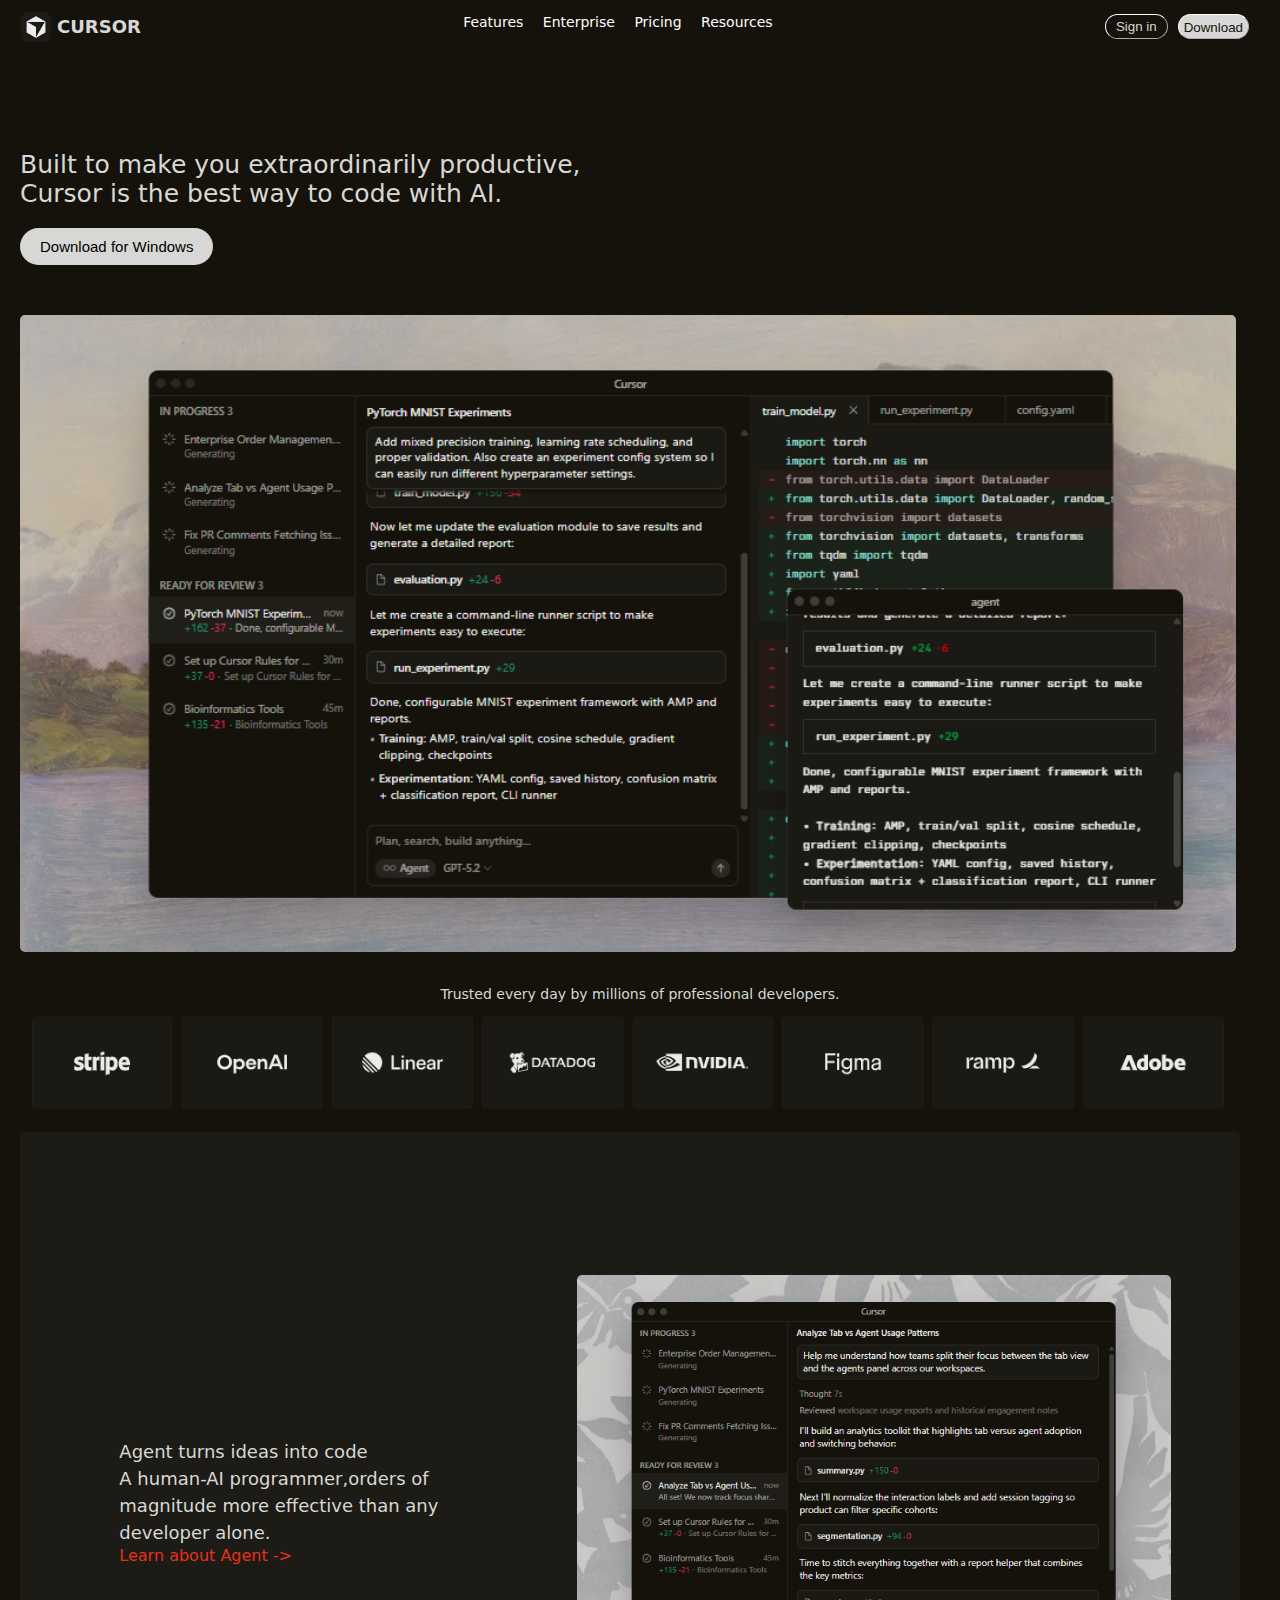
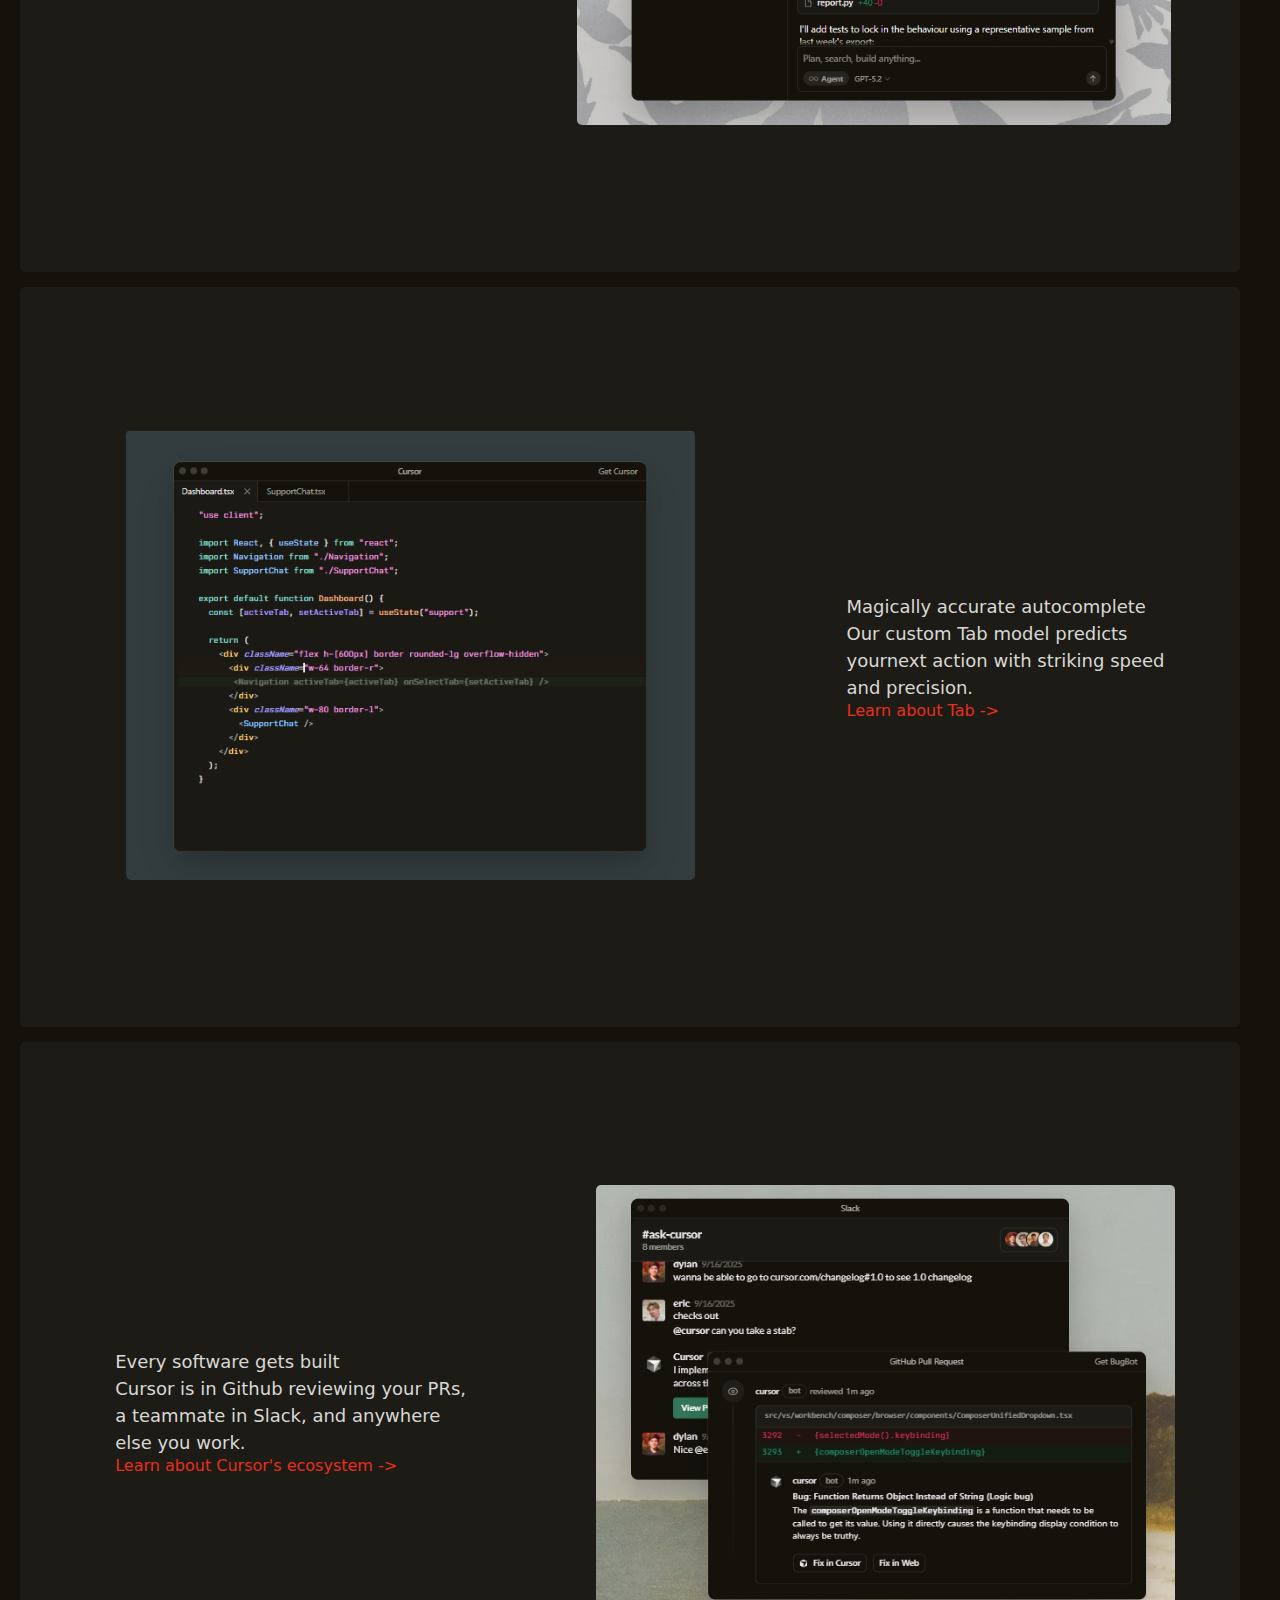
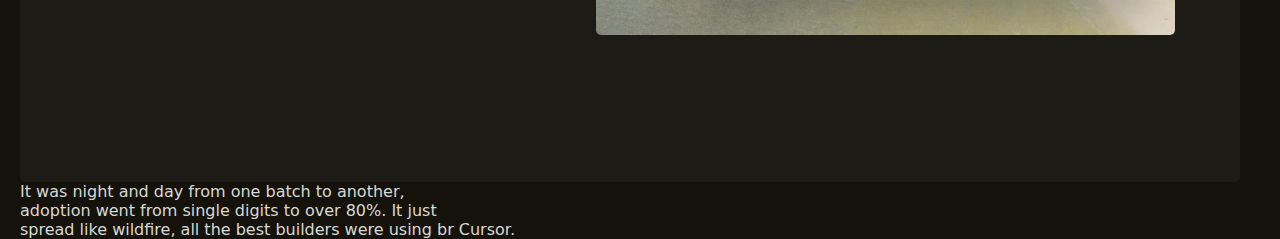
<file: assignment 2/index.html>
<!DOCTYPE html>
<html lang="en">

<head>
    <meta charset="UTF-8">
    <meta name="viewport" content="width=device-width, initial-scale=1.0">
    <title>Cursor</title>
    <link rel="stylesheet" href="style.css">
    <link rel="preconnect" href="https://fonts.googleapis.com">
    <link rel="preconnect" href="https://fonts.gstatic.com" crossorigin>
    <!-- <link href="https://fonts.googleapis.com/css2?family=Bungee+Tint&family=Inter:ital,opsz,wght@0,14..32,100..900;1,14..32,100..900&family=Nunito:ital,wght@0,200..1000;1,200..1000&family=Poppins:ital,wght@0,100;0,200;0,300;0,400;0,500;0,600;0,700;0,800;0,900;1,100;1,200;1,300;1,400;1,500;1,600;1,700;1,800;1,900&display=swap" rel="stylesheet"> -->
</head>

<body>
    <header>
        <nav>
            <div class="main">
                <div id="logo">
                    <img src="assets/image.webp" alt="">
                    <span>CURSOR</span>
                </div>
                <div id="options">
                    <div><a href="/feature">Features</a></div>
                    <div><a href="/enterprise">Enterprise</a></div>
                    <div><a href="/pricing">Pricing</a></div>
                    <div><a href="/resources">Resources</a></div>
                </div>
                <div class="buttons">
                    <button id="signinbtn">Sign in</button>
                    <button id="downloadbtn">Download</button>
                </div>
            </div>
        </nav>
    </header>

    <main>
        <section id="hero">
            <div id="downloadfordevice">
                <p>Built to make you extraordinarily productive, <br>
                    Cursor is the best way to code with AI.</p>
                <button>Download for Windows</button>
            </div>
        </section>
        <section id="heroimage">
            <img src="assets/Screenshot (91).png" alt="">
        </section>
        <section id="trustedby">
            <p style="text-align: center;margin-top: 20px; font-size:14px; font-weight: 500;">Trusted every day by
                millions of professional developers.</p>
            <img src="assets/Screenshot (92).png" alt="">
        </section>
        <section id="1">
            <div id="features-1">
                <div id="paragraph">
                    <p style="color: #d7d8d5; font-weight: 500;">Agent turns ideas into code</p>

                    <p>A human-AI programmer,orders of <br> magnitude more effective than any <br> developer alone.</p>
                    <a href="" style="color: #e72f1b;">Learn about Agent -></a>
                </div>
                <div id="imageoffeature1">
                    <img src="assets/Screenshot (93).png" alt="">
                </div>
            </div>
            <div id="features-1">
                <div id="imageoffeature1">
                    <img src="assets/Screenshot (95).png" alt="">
                </div>

                <div id="paragraph">
                    <p style="color: #d7d8d5; font-weight: 500;">Magically accurate autocomplete</p>

                    <p>Our custom Tab model predicts <br> yournext action with striking speed <br> and precision.</p>
                    <a href="" style="color: #e72f1b;">Learn about Tab -></a>
                </div>

            </div>
            <div id="features-1">
                <div id="paragraph">
                    <p style="color: #d7d8d5; font-weight: 500;">Every software gets built</p>

                    <p>Cursor is in Github reviewing your PRs, <br>a teammate in Slack, and anywhere <br> else you work.
                    </p>
                    <a href="" style="color: #e72f1b;">Learn about Cursor's ecosystem -></a>
                </div>
                <div id="imageoffeature1">
                    <img src="assets/Screenshot (96).png" alt="">
                </div>
            </div>
        </section>


        <section id="grid">
            <div id="testonomials">
                <div>
                    <p>
                        It was night and day from one batch to another, <br> adoption went from single digits to over 80%. It just <br> spread like wildfire, all the best builders were using br
                         Cursor.
                    </p>
                </div>
                <div></div>
                <div></div>
                <div></div>
                <div></div>
                <div></div>
            </div>
        </section>
    </main>
</body>

</html>
</file>
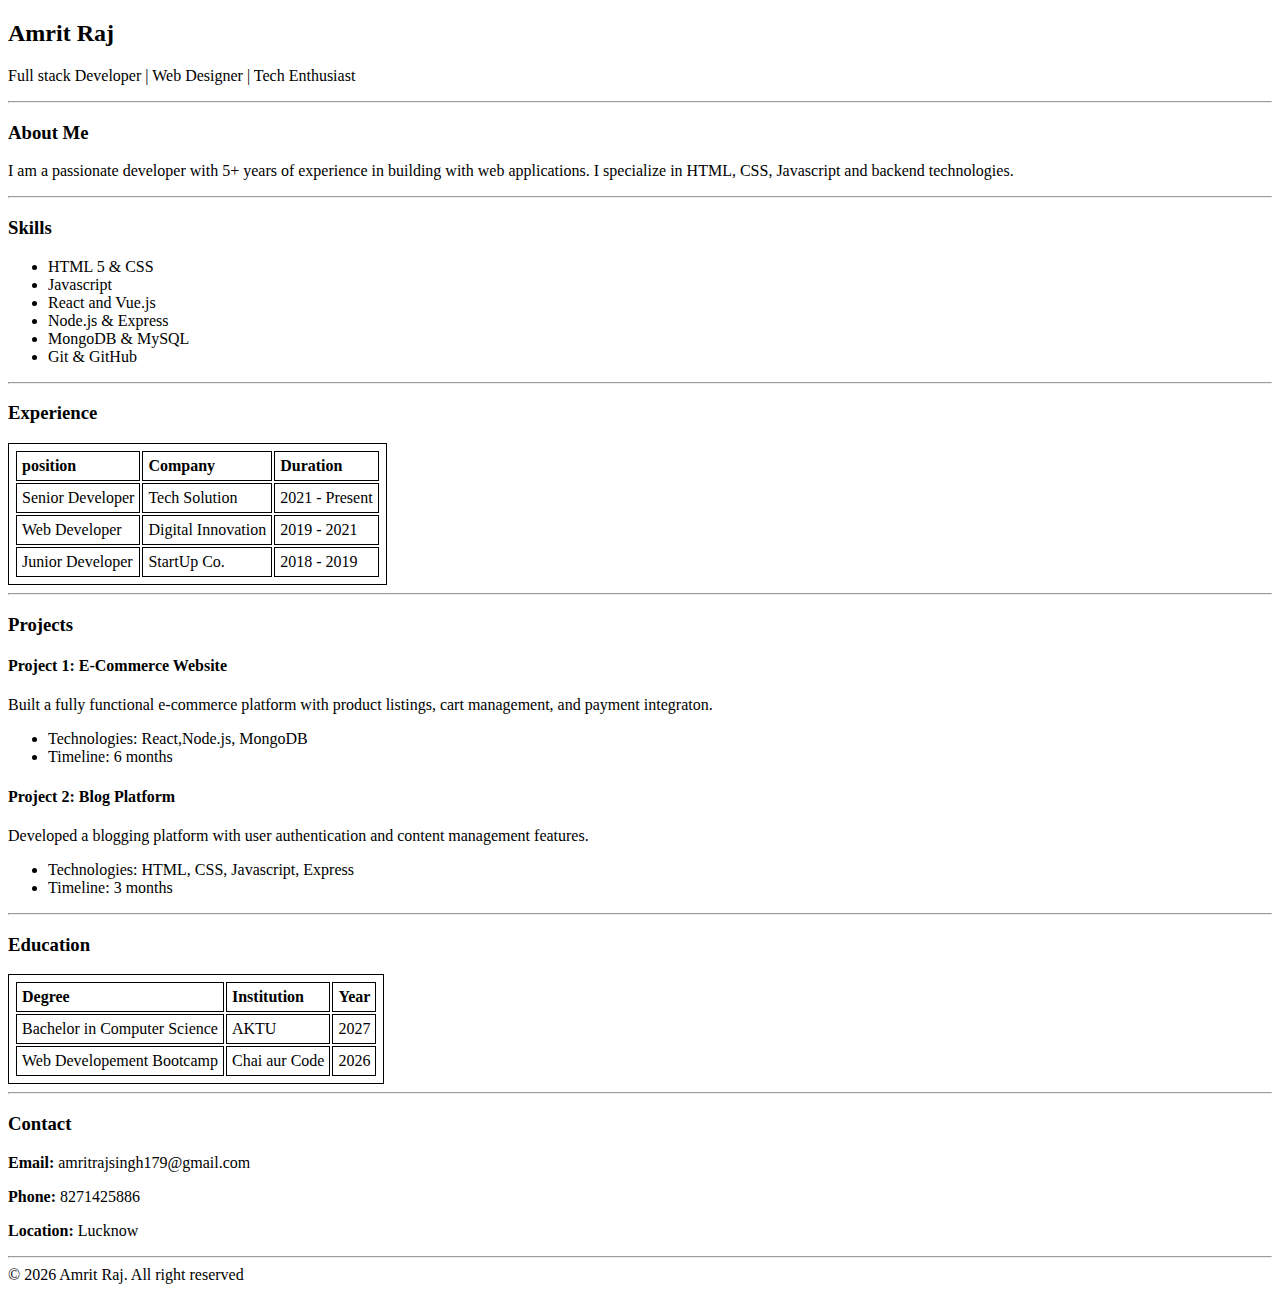
<file: assignment1/index.html>
<!DOCTYPE html>
<html lang="en">

<head>
    <meta charset="UTF-8">
    <meta name="viewport" content="width=device-width, initial-scale=1.0">
    <title>Document</title>
    <style>
        table,
        th,
        td {
            border: 1px solid black;
            padding: 5px
        }
    </style>
</head>

<body>
    <header>
        <section>
            <h2>Amrit Raj</h2>
            <p>Full stack Developer | Web Designer | Tech Enthusiast</p>
            <hr>
        </section>
    </header>
    <main>
        <search>
            <h3>About Me</h3>
            <p>I am a passionate developer with 5+ years of experience in building with web applications. I specialize
                in HTML, CSS, Javascript and backend technologies.</p>
            <hr>
        </search>
        <section>
            <h3>Skills</h3>
            <ul>
                <li>HTML 5 & CSS</li>
                <li>Javascript</li>
                <li>React and Vue.js</li>
                <li>Node.js & Express</li>
                <li>MongoDB & MySQL</li>
                <li>Git & GitHub</li>
            </ul>
        </section>
        <hr>
        <section>
            <h3>Experience</h3>
            <table>
                <thead>
                    <tr>
                        <td><b>position</b></td>
                        <td><b>Company</b></td>
                        <td><b>Duration</b></td>
                    </tr>
                </thead>
                <tr>
                    <td>Senior Developer</td>
                    <td>Tech Solution</td>
                    <td>2021 - Present</td>
                </tr>
                <tr>
                    <td>Web Developer</td>
                    <td>Digital Innovation</td>
                    <td>2019 - 2021</td>
                </tr>
                <tr>
                    <td>Junior Developer</td>
                    <td>StartUp Co.</td>
                    <td>2018 - 2019</td>
                </tr>
            </table>
        </section>
        <hr>
        <section>
            <h3>Projects</h3>
            <h4>Project 1: E-Commerce Website</h4>
            <p>Built a fully functional e-commerce platform with product listings, cart management, and payment
                integraton.</p>
            <ul>
                <li>Technologies: React,Node.js, MongoDB</li>
                <li>Timeline: 6 months</li>
            </ul>
            <h4>Project 2: Blog Platform</h4>
            <p>Developed a blogging platform with user authentication and content management features.</p>
            <ul>
                <li>Technologies: HTML, CSS, Javascript, Express</li>
                <li>Timeline: 3 months</li>
            </ul>
        </section>
        <hr>
        <section>
            <h3>Education</h3>
            <table>
                <thead>
                    <tr>
                        <td><b>Degree</b></td>
                        <td><b>Institution</b></td>
                        <td><b>Year</b></td>
                    </tr>
                </thead>
                <tr>
                    <td>Bachelor in Computer Science</td>
                    <td>AKTU</td>
                    <td>2027</td>
                </tr>
                <tr>
                    <td>Web Developement Bootcamp</td>
                    <td>Chai aur Code</td>
                    <td>2026</td>
                </tr>
            </table>
        </section>
        <hr>
        <section>
            <h3>Contact</h3>
            <p><b>Email: </b>amritrajsingh179@gmail.com</p>
            <p><b>Phone: </b>8271425886</p>
            <p><b>Location: </b>Lucknow</p>
        </section>
        <hr>
    </main>
    <footer>
        <section>
            © 2026 Amrit Raj. All right reserved
        </section>
    </footer>
</body>

</html>
</file>
<file: assignment 2/style.css>
* {
    padding: 0;
    margin: 0;
}

body {
    background: #14120b;
    color: #d7d8d5;
    font-family: "CursorGothic", "CursorGothic Fallback", system-ui, Helvetica Neue, Helvetica, Arial, sans-serif;
    padding-left: 20px;
    padding-right: 20px;
    padding-top: 3px;

}

.main {
    display: flex;
    justify-content: space-between;
    padding: 1px;
}

#options {
    display: flex;
    color: #fff;
    padding: 8px;
    width: 25%;
    justify-content: space-between;

}

#options>div>a {
    font-size: 14px;
    font-weight: 500;
}

#logo {
    font-weight: 600;
    font-size: large;
    height: 1;
    display: flex;
    justify-content: space-between;
    gap: 6px;
    align-items: center;
}

#logo>img {
    height: 30px;
    width: 30px;
}



#signinbtn {
    background-color: #14120b;
    padding: 1px 10px;
    border-radius: 20px;
    border-width: thin;
    border-color: #fff;
    color: #d7d8d5;
    cursor: pointer;
}

.buttons {
    display: flex;
    margin: 10px;
    gap: 10px;

}

.buttons>button {
    height: 25px
}

#downloadbtn {
    background-color: #d7d8d5;
    padding: 5px;
    border-radius: 20px;
    border-width: thin;
    border-color: #fff;
    color: #14120b;
    cursor: pointer;
}

a {
    color: white;
    text-decoration: none;
}

main {
    padding-top: 100px;
}

#downloadfordevice>p {
    font-size: 25px;
    font-weight: 500;
}

#downloadfordevice>button {
    background-color: #d7d8d5;
    padding: 10px;
    padding-left: 20px;
    padding-right: 20px;
    border-radius: 20px;
    text-decoration: none;
    border: none;
    margin-top: 20px;
    font-size: 15px;
}

#heroimage {
    margin-top: 50px;

}

#heroimage>img {
    width: 95vw;
    border-radius: 5px;
}

#trustedby {
    margin-top: 30px;
}

#trustedby>img {
    width: 95vw;
    margin-top: 10px;
}

#features-1 {
    background: #1d1b15;
    width: 93vw;
    height: 80vh;
    display: flex;
    align-items: center;
    border-radius: 5px;
    /* margin-right: 25px; */
    padding-top: 10px;
    padding-bottom: 10px;
    padding-left: 30px;
    margin-top: 15px;
    overflow: hidden;
    justify-content: space-around;
}

#features-1>div>p{
    line-height: 1.5;
    font-size: large;
}
#features-1>div>img {
    /* width:90vh; */
    height: 450px;
    border-radius: 5px;
}

#testonomials{
    display: grid;
    grid-template-columns: 3;
    grid-template-rows: 2;
}
</file>
